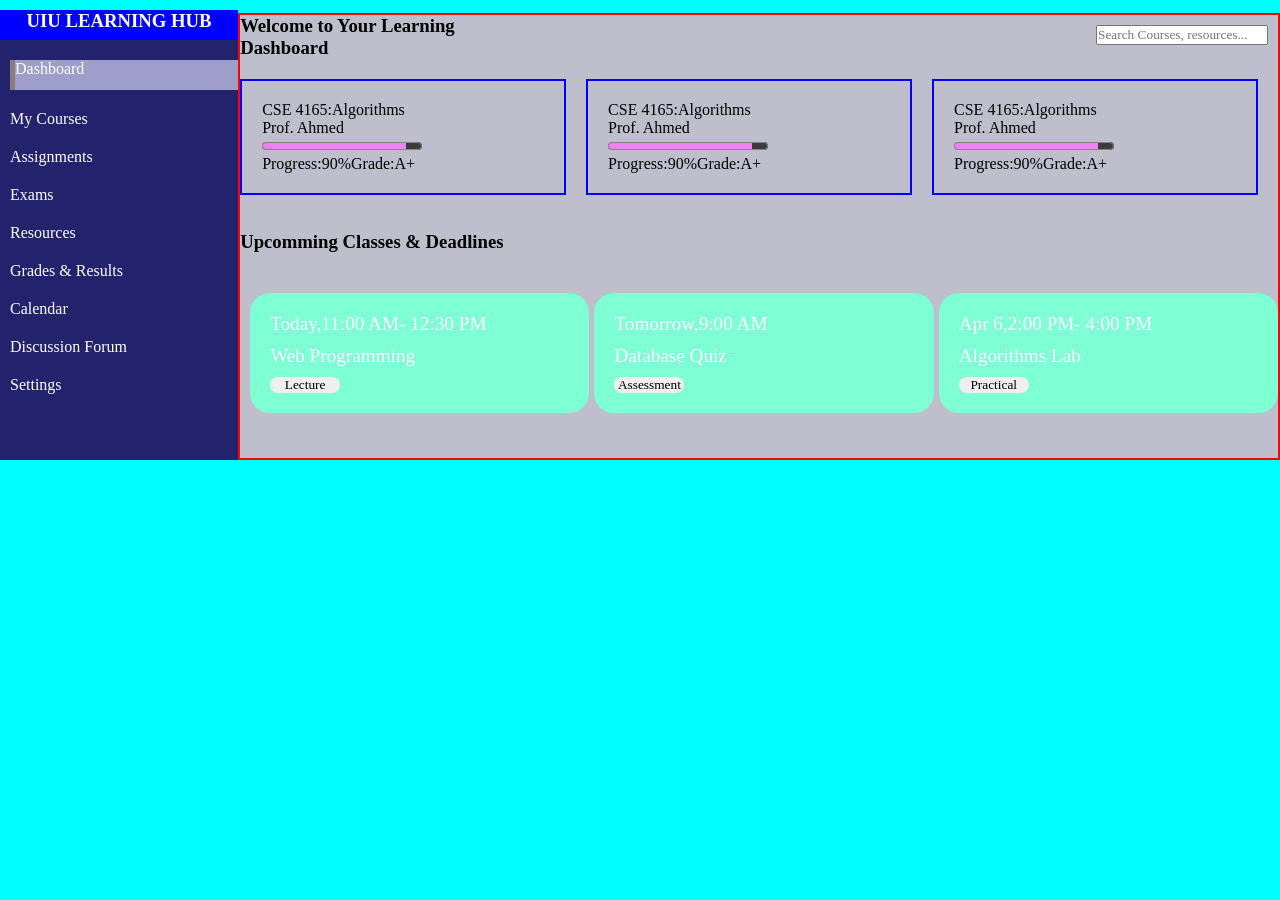
<file: 252/Q1/index.html>
<!DOCTYPE html>
<html lang="en">

<head>
    <meta charset="UTF-8">
    <meta name="viewport" content="width=device-width, initial-scale=1.0">
    <title>Dashboard</title>
    <link rel="stylesheet" href="style.css">
</head>

<body>
    <div class="upper">
        <!-- side-bar -->
        <div class="side-bar">
            <h3 class="headings">UIU LEARNING HUB</h3>

            <a style="margin-left:none" href="#" id="design">Dashboard</a>
            <a href="#">My Courses</a>
            <a href="#">Assignments</a>
            <a href="#">Exams</a>
            <a href="#">Resources</a>
            <a href="#">Grades & Results</a>
            <a href="#">Calendar</a>
            <a href="#">Discussion Forum</a>
            <a href="#">Settings</a>

        </div>

        <!-- main-section -->
        <div class="main-section">
            <!-- nav-bar -->
            <div class="upper">
                <div>
                    <h3 style="margin-right:600px">Welcome to Your Learning Dashboard</h3>
                </div>


                <div> <input type="text" placeholder="Search Courses, resources..."></div>
            </div>
            <!-- Upper-card-section -->
            <div class="main-card">

                <div class="card">
                            CSE 4165:Algorithms


                            <p>Prof. Ahmed</p>
                            <progress id="progress-bar3" value="90" max="100"></progress>

                            <div class="upper">
                                <p>Progress:90%</p>
                                <p> Grade:A+</p>
                            </div>
                        </div>

                        <div class="card">
                            CSE 4165:Algorithms


                            <p>Prof. Ahmed</p>
                            <progress id="progress-bar3" value="90" max="100"></progress>

                            <div class="upper">
                                <p>Progress:90%</p>
                                <p> Grade:A+</p>
                            </div>
                        </div>

                        <div class="card">
                            CSE 4165:Algorithms


                            <p>Prof. Ahmed</p>
                            <progress id="progress-bar3" value="90" max="100"></progress>

                            <div class="upper">
                                <p>Progress:90%</p>
                                <p> Grade:A+</p>
                            </div>
                        </div>
                





                </div>


<br> <br>
<!-- lower-card-section -->
            <h3>Upcomming Classes & Deadlines</h3>

            <div class="upper margin_top">

                <div style="margin-left:10px" class="low-card margin">
                    <p>Today,11:00 AM- 12:30 PM</p>
                    <p>Web Programming</p>
                    <button id="btn">Lecture</button>

                </div>

                <div class="low-card margin">
                    <p>Tomorrow,9:00 AM</p>
                    <p >Database Quiz</p>
                    <button id="btn">Assessment</button>

                </div>

                <div class="low-card ">
                    <p>Apr 6,2:00 PM- 4:00 PM</p>
                    <p>Algorithms Lab</p>
                    <button id="btn">Practical</button>

                </div>
            </div>



            </div>



        </div>














</body>

</html>
</file>
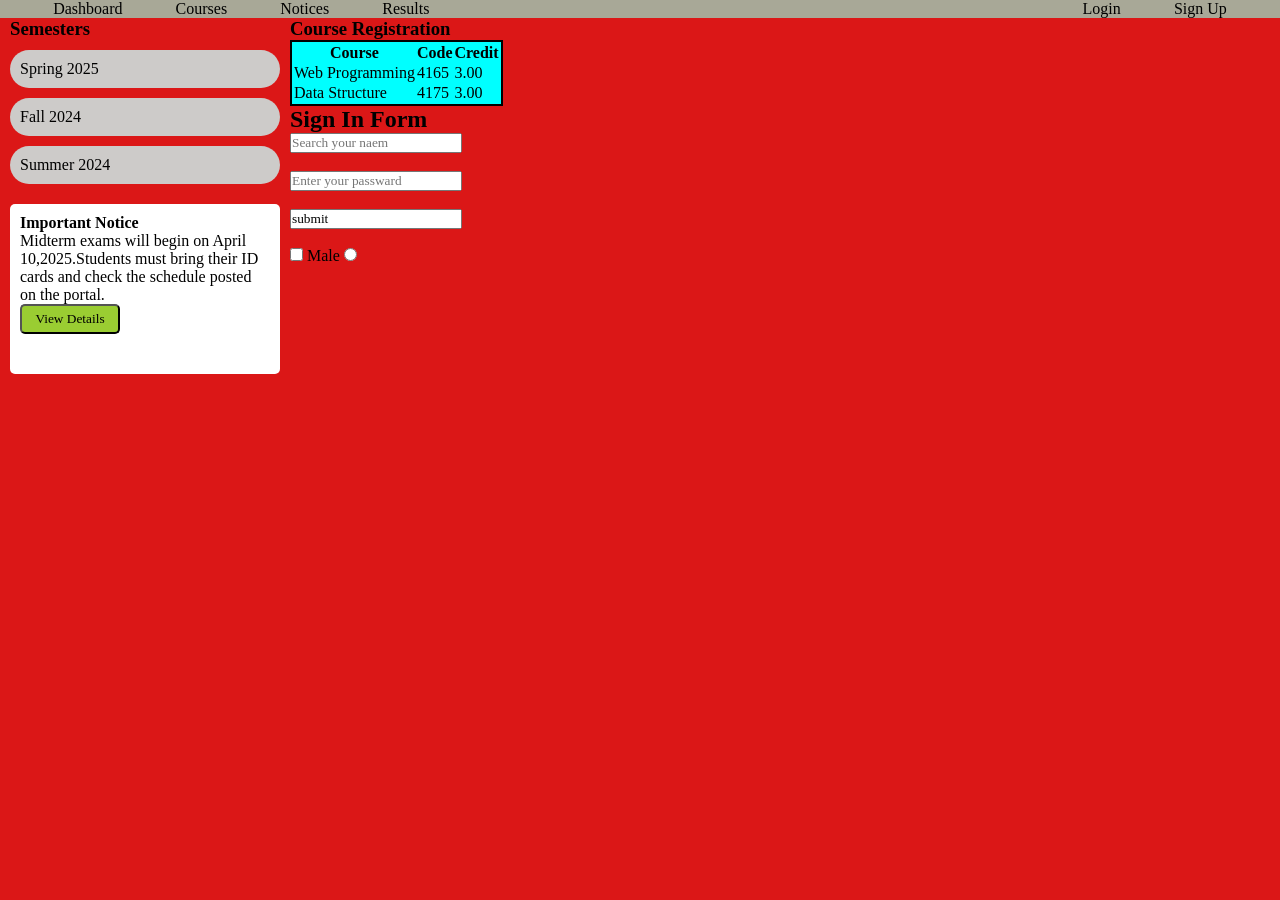
<file: 252/Q2/index.html>
<!DOCTYPE html>
<html lang="en">

<head>
    <meta charset="UTF-8">
    <meta name="viewport" content="width=device-width, initial-scale=1.0">
    <title>Document</title>
    <link rel="stylesheet" href="style.css">
</head>

<body>

    <!-- nav-bar -->
    <div class="nav-bar">

        <p>Dashboard</p>
        <p>Courses</p>
        <p>Notices</p>
        <p style="margin-right: 600px;">Results</p>


        <p>Login</p>
        <p>Sign Up</p>
       


    </div>

  <div class="flex-r">

     <div class="side-bar">
     <!-- side-bar -->

    <h3 style="margin-left:10px">Semesters</h3>
    <p class="trimester">Spring 2025</p>
    <p class="trimester">Fall 2024</p>
    <p class="trimester">Summer 2024</p>

    <!-- notice -->
    <div class="notice">

        <h4>Important Notice</h4>

        <p> Midterm exams will begin on April 10,2025.Students must bring their ID cards and check the schedule posted
            on the portal. </p>

        <button class="btn"> View Details</button>
    </div>
   </div>
 
     
   <div>
       <!-- table creation -->

     <div>

  <h3> Course Registration</h3>

  <table >

    <tr>
        <th>Course</th>
         <th>Code</th>
         <th>Credit</th>
    </tr>
    <tr>
        <td>Web Programming</td>
        <td>4165</td>
            <td>3.00</td>
    </tr>
    <tr>
        <td>Data Structure</td>
        <td>4175</td>
            <td>3.00</td>
    </tr>
  </table>
     </div>
     <h2>Sign In Form</h2>
     <input type="text" id="" name="" placeholder="Search your naem"> <br> <br>
     <input type="passward" id="" name="" placeholder="Enter your passward"><br> <br>
     <input type="click" value="submit">
     <br> <br>

     <input type="checkbox">
     <label for="Male">Male</label>
     <input type="radio">
   </div>
   
  </div>




</body>

</html>
</file>
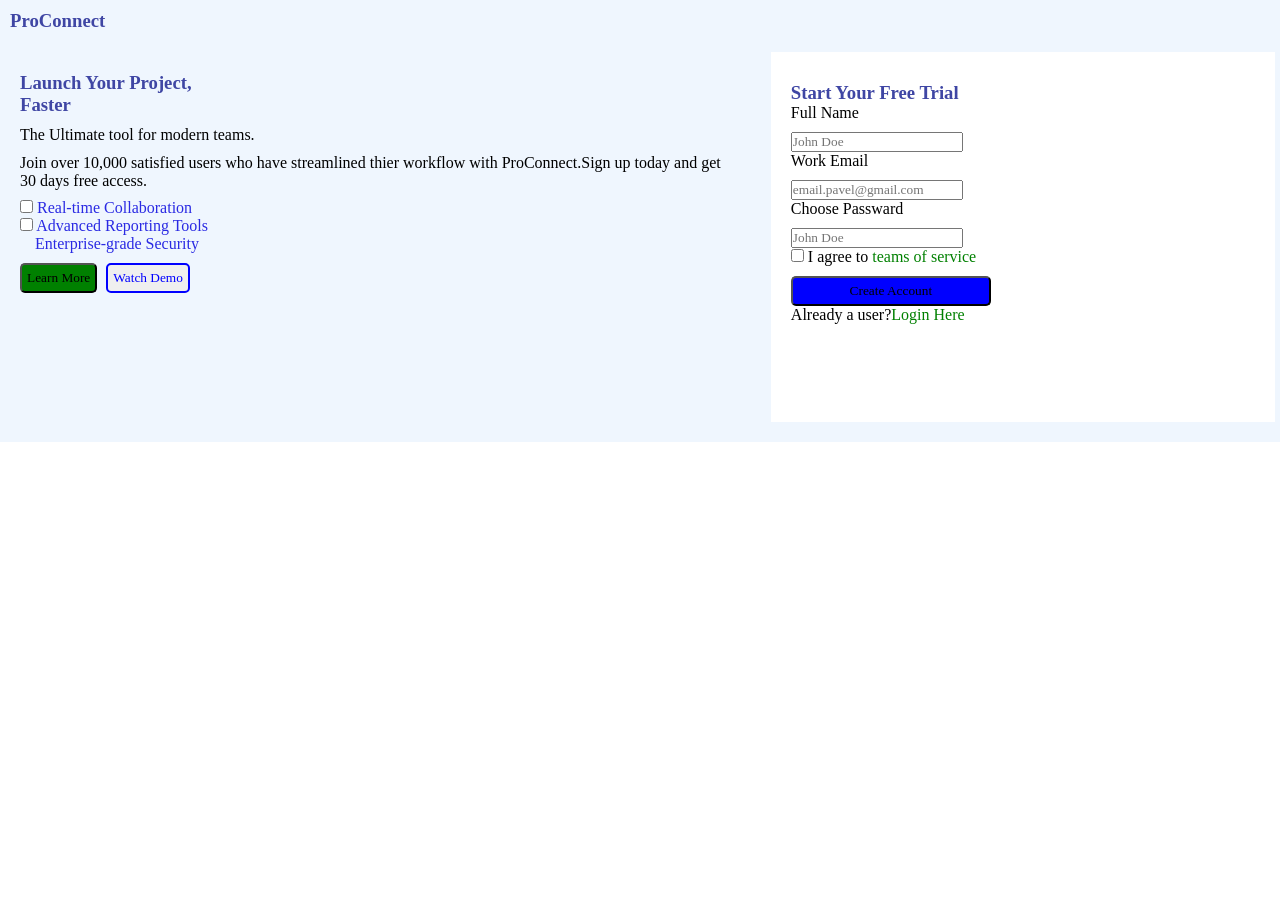
<file: 253/Q1/index.html>
<!doctype html>
<html lang="en">
  <head>
    <meta charset="UTF-8" />
    <meta name="viewport" content="width=device-width, initial-scale=1.0" />
    <title>Dashboard</title>
    <link rel="stylesheet" href="style.css" />
  </head>

  <body>
    <!-- nav-bar -->
    <div class="do-flex">
      <h3 style="margin-right: 600px;margin-left:10px;margin-top:10px;color:#3F46A4">ProConnect</h3>

      <div style="margin-top: 10px;" class="do-flex">
        <p style="margin-left:600px">Features</p>
        <p>Pricing</p>
        <p>Support</p>
      </div>
    </div>
    <div class="do-flex">
      <!-- main-section-left -->

      <div id="main-right" class="main-section-left margin-top">
        <h3 style="color: #3f46a4" class="margin-top">
          Launch Your Project, <br />Faster
        </h3>

        <p class="margin-top">The Ultimate tool for modern teams.</p>
        <p class="margin-top">
          Join over 10,000 satisfied users who have streamlined thier workflow
          with ProConnect.Sign up today and get 30 days free access.
        </p>

        <input class="margin-top" type="checkbox" />
        <label class="label-color" for="">Real-time Collaboration</label> <br />
        <input type="checkbox" />
        <label class="label-color" for="">Advanced Reporting Tools</label>

        <p class="label-color" style="margin-left: 15px">
          Enterprise-grade Security
        </p>

        <button class="margin-top" id="btn">Learn More</button>
        <button id="btn1">Watch Demo</button>
      </div>

      <!-- main-section-right -->

      <div id="main-left" class="form margin-top">
        <h3 style="color: #3f46a4" class="margin-top">Start Your Free Trial</h3>
        <label for="">Full Name</label><br />
        <input class="margin-top" type="text" placeholder="John Doe" /><br />
        <label for="">Work Email</label><br />
        <input
          class="margin-top"
          type="email"
          placeholder="email.pavel@gmail.com"
        />
        <br />
        <label for="">Choose Passward</label><br />
        <input
          class="margin-top"
          type="password"
          placeholder="John Doe"
        /><br />

        <input type="checkbox" />
        <label class="margin-top" for=""
          >I agree to <span style="color: green">teams of service</span></label
        ><br />

        <button id="btn2" class="margin-top">Create Account</button>
        <p>Already a user?<span style="color: green">Login Here</span></p>
      </div>
    </div>
  </body>
</html>
</file>
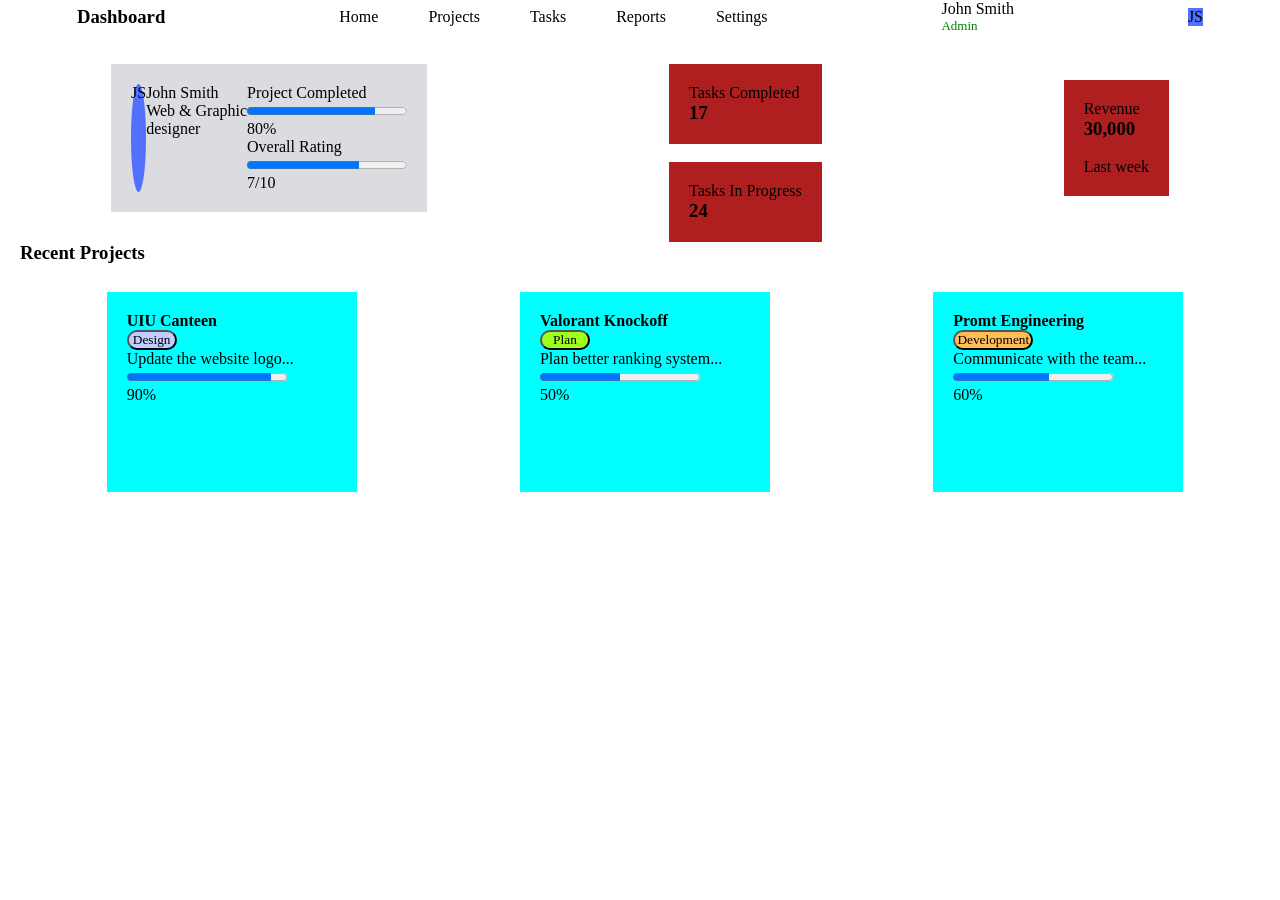
<file: 253/Q2/index.html>
<!DOCTYPE html>
<html lang="en">

<head>
    <meta charset="UTF-8">
    <meta name="viewport" content="width=device-width, initial-scale=1.0">
    <title>Dashboard</title>
    <link rel="stylesheet" href="style.css">
</head>

<body>

    <!-- navbar -->
    <div class="navbar">

        <h3>Dashboard</h3>

        <div class="nav-links">
            <a href="#">Home</a>
            <a href="#">Projects</a>
            <a href="#">Tasks</a>
            <a href="#">Reports</a>
            <a href="#">Settings</a>


        </div>

        <div class="user-name">
            <p>John Smith</p>
            <p style="font-size:small;color:green">Admin</p>
        </div>

        <p style="background-color:#536FFE;">JS</p>

    </div>

    <!-- main content -->

    <div class="navbar">

        <div class="user-info">

            <p style="background-color: #536FFE; border-radius:50%" width="10px">JS</p>
            <div>
                <p>John Smith</p>
                <p>Web & Graphic <br> designer</p>
            </div>

            <div>
                <p>Project Completed</p>
                <progress value="80" max="100"></progress>
                <p>80%</p>
                <p>Overall Rating</p>
                <progress value="7" max="10"></progress>
                <p>7/10</p>
            </div>

        </div>

        <div class="margin-top">

            <div class="bg-card">
                <p>Tasks Completed</p>
                <h3>17</h3>
            </div>
            <br>
            <div class="bg-card">
                <p>Tasks In Progress</p>
                <h3>24</h3>
            </div>


        </div>


        <div class="bg-card">
            <p>Revenue</p>
            <h3>30,000</h3><br>

            <p>Last week</p>
        </div>





    </div>

    <!-- main-down -->


     <h3 style="margin-left:20px;">Recent Projects</h3>

     <br>

    <div class="main-down">

       


        <div class="card-down">
            <h4>UIU Canteen</h4>
            <button style="background-color:#C1CDFF;border-radius:10px;width:50px">Design</button>
            <p>Update the website logo...</p>
            <progress value="90" max="100"></progress>
            <p>90%</p>
        </div>
        <br>

        <div class="card-down">
            <h4>Valorant Knockoff</h4>
            <button style="background-color:#9EFE1E;border-radius:10px;width:50px">Plan</button>
            <p>Plan better ranking system...</p>
            <progress value="50" max="100"></progress>
            <p>50%</p>
        </div>
        <br>

        <div class="card-down">
            <h4>Promt Engineering</h4>
            <button style="background-color:#FEBD57;border-radius:10px;width:80px">Development</button>
            <p>Communicate with the team...</p>
            <progress value="60" max="100"></progress>
            <p>60%</p>
        </div>




    </div>


</body>

</html>
</file>
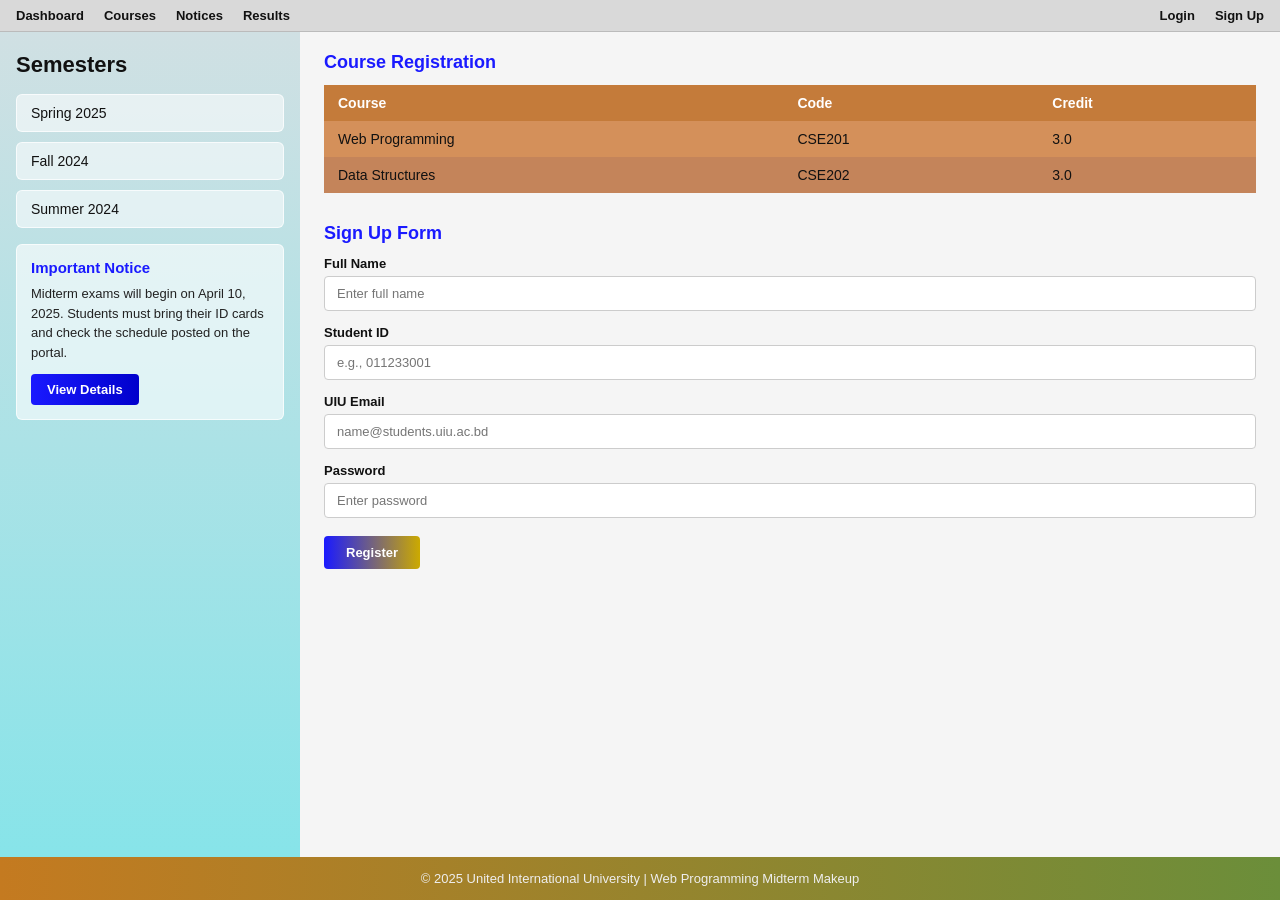
<file: Summer Question Solve/Q2/index.html>
<!DOCTYPE html>
<html lang="en">
<head>
  <meta charset="UTF-8" />
  <meta name="viewport" content="width=device-width, initial-scale=1.0"/>
  <title>United International University</title>
  <link rel="stylesheet" href="style.css" />
</head>
<body>

  <!-- Navigation -->
  <nav class="navbar">
    <div class="nav-left">
      <a href="#">Dashboard</a>
      <a href="#">Courses</a>
      <a href="#">Notices</a>
      <a href="#">Results</a>
    </div>
    <div class="nav-right">
      <a href="#">Login</a>
      <a href="#">Sign Up</a>
    </div>
  </nav>

  <!-- Main Content -->
  <div class="main-layout">

    <!-- Left Panel -->
    <aside class="left-panel">
      <h2 class="semesters-title">Semesters</h2>

      <div class="semester-item">Spring 2025</div>
      <div class="semester-item">Fall 2024</div>
      <div class="semester-item">Summer 2024</div>

      <div class="notice-box">
        <h3 class="notice-title">Important Notice</h3>
        <p class="notice-text">
          Midterm exams will begin on April 10, 2025.
          Students must bring their ID cards and check the
          schedule posted on the portal.
        </p>
        <button class="btn-view-details">View Details</button>
      </div>
    </aside>

    <!-- Right Panel -->
    <main class="right-panel">

      <!-- Course Registration Table -->
      <section class="section">
        <h2 class="section-title">Course Registration</h2>
        <table class="course-table">
          <thead>
            <tr>
              <th>Course</th>
              <th>Code</th>
              <th>Credit</th>
            </tr>
          </thead>
          <tbody>
            <tr class="row-odd">
              <td>Web Programming</td>
              <td>CSE201</td>
              <td>3.0</td>
            </tr>
            <tr class="row-even">
              <td>Data Structures</td>
              <td>CSE202</td>
              <td>3.0</td>
            </tr>
          </tbody>
        </table>
      </section>

      <!-- Sign Up Form -->
      <section class="section">
        <h2 class="section-title">Sign Up Form</h2>

        <div class="form-group">
          <label class="form-label">Full Name</label>
          <input type="text" class="form-input" placeholder="Enter full name" />
        </div>

        <div class="form-group">
          <label class="form-label">Student ID</label>
          <input type="text" class="form-input" placeholder="e.g., 011233001" />
        </div>

        <div class="form-group">
          <label class="form-label">UIU Email</label>
          <input type="email" class="form-input" placeholder="name@students.uiu.ac.bd" />
        </div>

        <div class="form-group">
          <label class="form-label">Password</label>
          <input type="password" class="form-input" placeholder="Enter password" />
        </div>

        <button class="btn-register">Register</button>
      </section>

    </main>
  </div>

  <!-- Footer -->
  <footer class="footer">
    © 2025 United International University | Web Programming Midterm Makeup
  </footer>

</body>
</html>
</file>
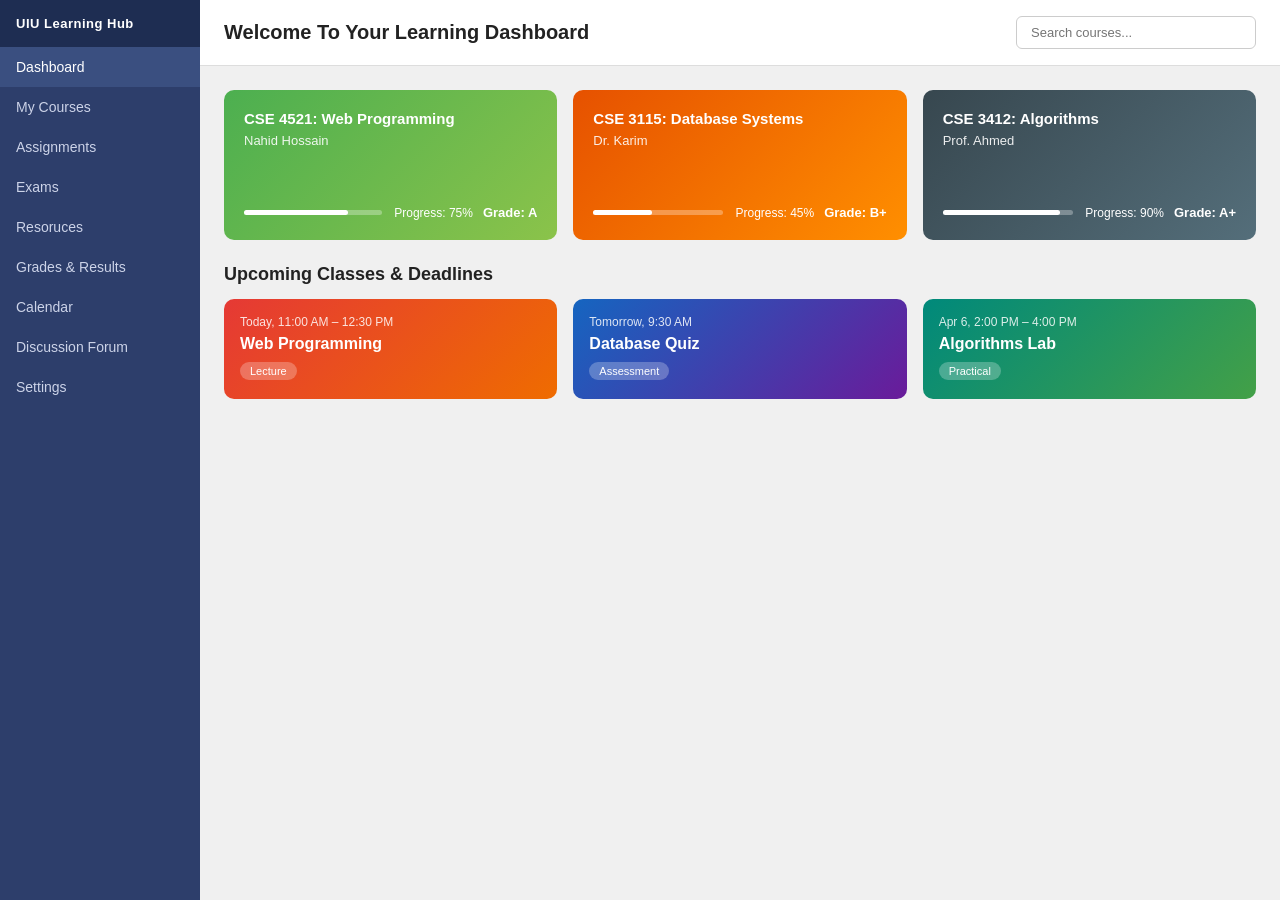
<file: Summer Question Solve/Q1/dashboard.html>
<!DOCTYPE html>
<html lang="en">

<head>
    <meta charset="UTF-8">
    <meta name="viewport" content="width=device-width, initial-scale=1.0">
    <title>UIU Learning Hub</title>
    <link rel="stylesheet" href="dashboard.css">
</head>

<body>
    <div class="sidebar">
        <div class="sidebar-header">UIU Learning Hub</div>
        <nav>
            <a href="#" class="active">Dashboard</a>
            <a href="#">My Courses</a>
            <a href="#">Assignments</a>
            <a href="#">Exams</a>
            <a href="#">Resoruces</a>
            <a href="#">Grades &amp; Results</a>
            <a href="#">Calendar</a>
            <a href="#">Discussion Forum</a>
            <a href="#">Settings</a>
        </nav>
    </div>
    <div class="main">
        <div class="topbar">
            <h1>Welcome To Your Learning Dashboard</h1>
            <input class="search-box" type="text" placeholder="Search courses...">
        </div>
        <div class="content">
            <div class="courses-grid">
                <div class="course-card card-green">
                    <div>
                        <h3>CSE 4521: Web Programming</h3>
                        <p class="instructor">Nahid Hossain</p>
                    </div>
                    <div class="course-meta">
                        <div class="progress-bar-bg">
                            <div class="progress-bar-fill" style="width: 75%;"></div>
                        </div>
                        <span style="font-size:12px; margin-right:10px;">Progress: 75%</span>
                        <span class="grade">Grade: A</span>
                    </div>
                </div>
                <div class="course-card card-orange">
                    <div>
                        <h3>CSE 3115: Database Systems</h3>
                        <p class="instructor">Dr. Karim</p>
                    </div>
                    <div class="course-meta">
                        <div class="progress-bar-bg">
                            <div class="progress-bar-fill" style="width: 45%;"></div>
                        </div>
                        <span style="font-size:12px; margin-right:10px;">Progress: 45%</span>
                        <span class="grade">Grade: B+</span>
                    </div>
                </div>

                <div class="course-card card-dark">
                    <div>
                        <h3>CSE 3412: Algorithms</h3>
                        <p class="instructor">Prof. Ahmed</p>
                    </div>
                    <div class="course-meta">
                        <div class="progress-bar-bg">
                            <div class="progress-bar-fill" style="width: 90%;"></div>
                        </div>
                        <span style="font-size:12px; margin-right:10px;">Progress: 90%</span>
                        <span class="grade">Grade: A+</span>
                    </div>
                </div>
            </div>
            <div>
                <p class="section-title">Upcoming Classes &amp; Deadlines</p>
                <div class="upcoming-grid">
                    <div class="upcoming-card card-red-orange">
                        <p class="time">Today, 11:00 AM – 12:30 PM</p>
                        <p class="event-name">Web Programming</p>
                        <span class="badge">Lecture</span>
                    </div>
                    <div class="upcoming-card card-blue-purple">
                        <p class="time">Tomorrow, 9:30 AM</p>
                        <p class="event-name">Database Quiz</p>
                        <span class="badge">Assessment</span>
                    </div>
                    <div class="upcoming-card card-teal-green">
                        <p class="time">Apr 6, 2:00 PM – 4:00 PM</p>
                        <p class="event-name">Algorithms Lab</p>
                        <span class="badge">Practical</span>
                    </div>
                </div>
            </div>
        </div>
    </div>
</body>

</html>
</file>
<file: 252/Q1/style.css>
*{
    padding:0;
    margin:0;
    box-sizing: border-box;
    font-family: 'Times New Roman', Times, serif;
}


body{

    background-color: aqua;
}

input[type="text"]{

    margin-top:10px;
    margin-right:10px;
}

a{
  text-decoration: none;
  color:white;
  margin-left: 10px;
}
.headings{
 background-color: blue;
 color:white;
   height:30px;
   text-align: center;

}

#design{
    background-color: rgb(158, 158, 202);
    height:30px;
    border-left:5px solid rgb(140, 123, 123);
    text-align:left;
}
.side-bar{

   margin-top:10px;
    background-color:rgb(34, 34, 109);

    width:250px;

    height: 450px;

    display: flex;
    flex-direction: column;
   
    gap:20px;

}

.upper{
    display:flex;
    
}
.main-card{
 display:flex;
 margin-top:20px;

}

 .main-section{

    border:2px solid red;
    background-color: rgb(190, 190, 205);
    margin-top:13px;
 }


 /* card */
 #progress-bar1
 {
    accent-color: rgb(66, 166, 66);
 }

 #progress-bar2
 {
    accent-color:pink;
 }

 #progress-bar3
 {
    accent-color: violet;
 }
 .card{

    border:2px solid blue;

    width: 33%;
    margin-right:20px;
    padding:20px;
    
 }

 /* /* lower-card  */

 .low-card{

    background-color: aquamarine;

  color:white;
  font-size: larger;
    width:33%;
    display:flex;
    flex-direction: column;
    gap:10px;
    padding:20px;
    margin-top:10px;
    border-radius:20px;
 }

 #btn{

    width:70px;
    border-radius:20px;
    border:none;
 }

 .margin{

margin-right:5px;

 }

 .margin_top{

    margin-top: 30px;
 }
</file>
<file: 252/Q2/style.css>
*{
    padding:0;
    margin:0;
    font-family:'Times New Roman', Times, serif;

}
body{

    background-color: rgb(219, 23, 23);
}
.nav-bar{
    display:flex;
    justify-content: space-evenly;
    background-color: rgb(168, 168, 151);
}
.trimester{
    margin-left: 10px;
    background-color: rgb(205, 203, 201);
    border-radius: 20px;
    margin-top:10px;
    padding:10px;
    width:250px;
}

.notice{
    background-color: white;
     width:250px;
     height: 150px;
     margin:20px 10px;
     padding:10px;
     border-radius:5px;
}
.btn{
    background-color: yellowgreen;
    width:100px;
    height:30px;
    border-radius: 5px;
}

.flex-r{

    display: flex;
}

table{
    border:2px solid black;


    background-color: aqua;
}
</file>
<file: 253/Q1/style.css>
* {
  margin: 0;
  padding: 0;
  box-sizing: border-box;
  font-family: "Times New Roman", Times, serif;
}

.do-flex {
  display: flex;
  gap: 10px;
}

.main-section-left {

  margin-top: 20px;
  padding: 20px;
  width: 500px;
  height: 400px;
}

input[type="checkbox"] {
  accent-color: green;
}

#btn {
  background-color: green;
  border-radius: 5px;
  padding: 5px;
  margin-right: 5px;
}

#btn1 {
  background-color: none;
  border-radius: 5px;
  padding: 5px;
  border: 2px solid blue;
  color: blue;
}

.form {

  background-color: white;
  margin-top: 30px;
  padding: 20px;
}

.do-flex {
  display: flex;
  background-color: #eff6fe;
}

.margin-top {
  margin-top: 10px;
}

.label-color{

  color:rgb(42, 42, 227);
}


#btn2
{
  background-color: blue;
  width:200px;
  height: 30px;
  border-radius: 5px;
}

#main-left{

  margin:20px 5px;
  width:40%;
}

#main-right{

  
  width:60%;
}
</file>
<file: 253/Q2/style.css>
*{
    margin: 0;
    padding: 0;
    box-sizing: border-box;
    font-family:'Times New Roman', Times, serif;

}

a{
    text-decoration: none;
    color: black;
}

.nav-links{
    display:flex;
    align-items:center;
    justify-content:space-between;
    gap: 50px;
}



.navbar{
 
background-color: #fff;
    display:flex;
    align-items:center;
    justify-content:space-around;
    gap: 20px;
    
}

.bg-card{


    background-color: #af1f1f;

    padding: 20px;
}


.margin-top{
    margin-top: 30px;
}

.user-info{
    background-color: #dadce0;

    display:flex;
    allign-items:center;
    justify-content:space-evenly;
    padding: 20px;
}


.card-down{

    background-color: aqua;
    width:250px;
    height:200px;
    padding:20px;
    justify-content:space-evenly;
    margin-left: 10px;
}

.main-down{

    display: flex;
    justify-content: space-evenly;
    margin:10px 20px;
}
</file>
<file: Summer Question Solve/Q2/style.css>
* {
  margin: 0;
  padding: 0;
  box-sizing: border-box;
  font-family: Arial, sans-serif;
  font-size: 14px;
}

body {
  display: flex;
  flex-direction: column;
  min-height: 100vh;
  background-color: #f0f0f0;
}

/* ── Navbar ── */
.navbar {
  display: flex;
  justify-content: space-between;
  align-items: center;
  background-color: #d9d9d9;
  padding: 8px 16px;
  border-bottom: 1px solid #bbb;
}

.nav-left,
.nav-right {
  display: flex;
  gap: 20px;
}

.navbar a {
  text-decoration: none;
  color: #111;
  font-weight: 600;
  font-size: 13px;
}

.navbar a:hover {
  text-decoration: underline;
}

/* ── Main Layout ── */
.main-layout {
  display: flex;
  flex: 1;
}

/* ── Left Panel ── */
.left-panel {
  width: 300px;
  min-width: 300px;
  background: linear-gradient(to bottom, #d0e0e3, #87e4e9);
  padding: 20px 16px;
  display: flex;
  flex-direction: column;
  gap: 10px;
}

.semesters-title {
  font-size: 22px;
  font-weight: 700;
  color: #111;
  margin-bottom: 6px;
}

.semester-item {
  background-color: rgba(255, 255, 255, 0.55);
  border: 1px solid rgba(255,255,255,0.7);
  border-radius: 6px;
  padding: 10px 14px;
  color: #111;
  font-size: 14px;
  cursor: pointer;
}

.semester-item:hover {
  background-color: rgba(255, 255, 255, 0.75);
}

/* Important Notice Box */
.notice-box {
  background-color: rgba(255, 255, 255, 0.6);
  border: 1px solid rgba(255,255,255,0.7);
  border-radius: 6px;
  padding: 14px;
  margin-top: 6px;
}

.notice-title {
  font-size: 15px;
  font-weight: 700;
  color: #1a1aff;
  margin-bottom: 8px;
}

.notice-text {
  font-size: 13px;
  color: #222;
  line-height: 1.5;
  margin-bottom: 12px;
}

.btn-view-details {
  background: linear-gradient(to right, #1a1aff, #0000cc);
  color: #fff;
  border: none;
  border-radius: 4px;
  padding: 8px 16px;
  font-size: 13px;
  font-weight: 600;
  cursor: pointer;
}

.btn-view-details:hover {
  background: linear-gradient(to right, #0000cc, #000099);
}

/* ── Right Panel ── */
.right-panel {
  flex: 1;
  background-color: #f5f5f5;
  padding: 20px 24px;
  display: flex;
  flex-direction: column;
  gap: 30px;
}

.section-title {
  font-size: 18px;
  font-weight: 700;
  color: #1a1aff;
  margin-bottom: 12px;
}

/* ── Course Table ── */
.course-table {
  width: 100%;
  border-collapse: collapse;
}

.course-table thead tr {
  background-color: #c47b3a;
  color: #fff;
}

.course-table th {
  padding: 10px 14px;
  text-align: left;
  font-size: 14px;
  font-weight: 600;
}

.course-table td {
  padding: 10px 14px;
  font-size: 14px;
  color: #111;
}

.row-odd {
  background-color: #d4905a;
}

.row-even {
  background-color: #c4845a;
}

/* ── Sign Up Form ── */
.form-group {
  margin-bottom: 14px;
}

.form-label {
  display: block;
  font-size: 13px;
  font-weight: 600;
  color: #111;
  margin-bottom: 5px;
}

.form-input {
  width: 100%;
  padding: 9px 12px;
  border: 1px solid #ccc;
  border-radius: 4px;
  font-size: 13px;
  color: #333;
  background-color: #fff;
  outline: none;
}

.form-input:focus {
  border-color: #888;
}

.btn-register {
  background: linear-gradient(to right, #1a1aff, #ccaa00);
  color: #fff;
  border: none;
  border-radius: 4px;
  padding: 9px 22px;
  font-size: 13px;
  font-weight: 600;
  cursor: pointer;
  margin-top: 4px;
}

.btn-register:hover {
  opacity: 0.9;
}

/* ── Footer ── */
.footer {
  background: linear-gradient(to right, #c47a20, #6b8e3a);
  color: #eee;
  text-align: center;
  padding: 14px;
  font-size: 13px;
}
</file>
<file: Summer Question Solve/Q1/dashboard.css>
*{
    margin: 0;
    padding: 0;
    box-sizing: border-box;
}
body{
    font-family: Arial,sans-serif;
    display: flex;
    height: 100vh;
    background: #f0f0f0;
}
.sidebar{
    width: 200px;
    background: #2d3e6b;
    display: flex;
    flex-direction: column;
    color: #fff;
    flex-shrink: 0;
}
.sidebar-header {
    background: #1e2d52;
    padding: 16px;
    font-weight: bold;
    font-size: 13px;
    letter-spacing: 0.5px;
    color: #fff;
}
.sidebar nav a {
    display: block;
    padding: 12px 16px;
    color: #ccd3e8;
    text-decoration: none;
    font-size: 14px;
}
.sidebar nav a:hover { background: #3a4f80; color: #fff; }
.sidebar nav a.active { background: #3a4f80; color: #fff; }
.main{
    display: flex;
    flex-direction: column;
    flex: 1;
    overflow: auto;
}
.topbar{
    background: #fff;
    padding: 16px 24px;
    display: flex;
    align-items: center;
    justify-content: space-between;
    border-bottom: 1px solid #ddd;
}
.topbar h1{
    font-weight: bold;
    font-size: 20px;
    color: #222;
}
.search-box{
    border: 1px solid #ccc;
    padding: 8px 14px;
    border-radius: 6px;
    font-size: 13px;
    color: #888;
    width: 240px;
}
.content{
    padding: 24px;
}
.courses-grid{
    display: grid;
    grid-template-columns: repeat(3, 1fr);
    gap: 16px;
    margin-bottom: 24px;
}
.course-card{
    border-radius: 10px;
    color: #fff;
    padding: 20px;
    min-height: 150px;
    display: flex;
    flex-direction: column;
    justify-content: space-between;
}
.card-green { background: linear-gradient(135deg, #4caf50, #8bc34a); }
.card-orange { background: linear-gradient(135deg, #e65100, #ff8f00); }
.card-dark { background: linear-gradient(135deg, #37474f, #546e7a); }

.course-card h3 { font-size: 15px; font-weight: bold; margin-bottom: 6px; }
.course-card .instructor { font-size: 13px; opacity: 0.9; margin-bottom: 16px; }
.course-meta{
    display: flex;
    align-items: center;
    justify-content: space-between;
}
.progress-bar-bg{
    flex:1;
    height: 5px;
    background: rgba(255,255,255,0.3);
    border-radius: 3px;
    margin-right: 12px;
}
.progress-bar-fill { height: 100%; border-radius: 3px; background: #fff; }
.grade { font-size: 13px; font-weight: bold; }

  .section-title { font-size: 18px; font-weight: bold; color: #222; margin-bottom: 14px; }
  .upcoming-grid {
    display: grid;
    grid-template-columns: repeat(3, 1fr);
    gap: 16px;
  }
  .upcoming-card {
    border-radius: 10px;
    padding: 16px;
    color: #fff;
    min-height: 100px;
  }
  .upcoming-card .time { font-size: 12px; opacity: 0.85; margin-bottom: 6px; }
  .upcoming-card .event-name { font-size: 16px; font-weight: bold; margin-bottom: 8px; }
  .badge {
    display: inline-block;
    background: rgba(255,255,255,0.25);
    border-radius: 20px;
    padding: 3px 10px;
    font-size: 11px;
  }
  .card-red-orange { background: linear-gradient(135deg, #e53935, #ef6c00); }
  .card-blue-purple { background: linear-gradient(135deg, #1565c0, #6a1b9a); }
  .card-teal-green { background: linear-gradient(135deg, #00897b, #43a047); }

  /* Outer wrapper */
</file>
